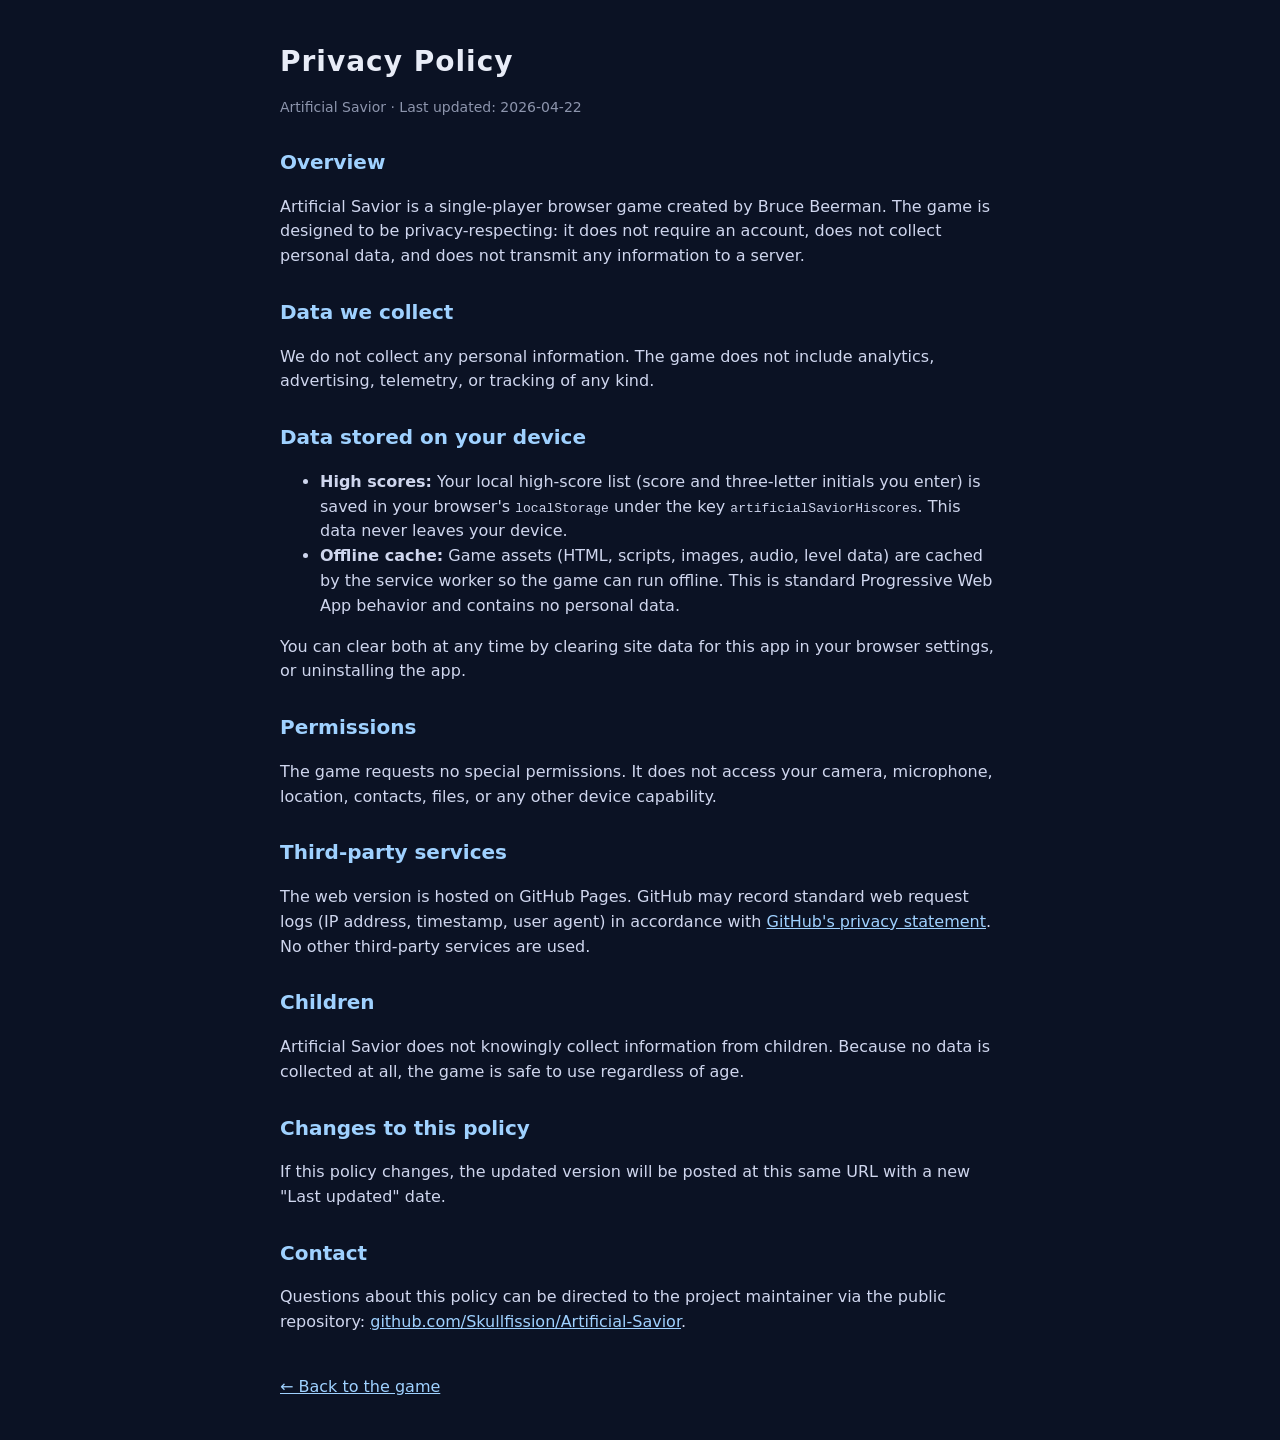
<file: privacy.html>
<!doctype html>
<html lang="en">
<head>
<meta charset="utf-8">
<title>Privacy Policy — Artificial Savior</title>
<meta name="viewport" content="width=device-width,initial-scale=1">
<link rel="stylesheet" href="style.css">
<style>
  .doc { max-width: 720px; margin: 40px auto; padding: 0 20px; line-height: 1.55; }
  .doc h1 { font-size: 28px; margin-bottom: 8px; }
  .doc h2 { margin-top: 28px; font-size: 20px; color: #9fd1ff; }
  .doc p, .doc li { color: #cfd6ee; }
  .doc a { color: #9fd1ff; }
  .doc .meta { color: #8d95ad; font-size: 14px; margin-bottom: 24px; }
</style>
</head>
<body>
<div class="doc">
  <h1>Privacy Policy</h1>
  <p class="meta">Artificial Savior &middot; Last updated: 2026-04-22</p>

  <h2>Overview</h2>
  <p>Artificial Savior is a single-player browser game created by Bruce Beerman. The game is designed to be privacy-respecting: it does not require an account, does not collect personal data, and does not transmit any information to a server.</p>

  <h2>Data we collect</h2>
  <p>We do not collect any personal information. The game does not include analytics, advertising, telemetry, or tracking of any kind.</p>

  <h2>Data stored on your device</h2>
  <ul>
    <li><strong>High scores:</strong> Your local high-score list (score and three-letter initials you enter) is saved in your browser's <code>localStorage</code> under the key <code>artificialSaviorHiscores</code>. This data never leaves your device.</li>
    <li><strong>Offline cache:</strong> Game assets (HTML, scripts, images, audio, level data) are cached by the service worker so the game can run offline. This is standard Progressive Web App behavior and contains no personal data.</li>
  </ul>
  <p>You can clear both at any time by clearing site data for this app in your browser settings, or uninstalling the app.</p>

  <h2>Permissions</h2>
  <p>The game requests no special permissions. It does not access your camera, microphone, location, contacts, files, or any other device capability.</p>

  <h2>Third-party services</h2>
  <p>The web version is hosted on GitHub Pages. GitHub may record standard web request logs (IP address, timestamp, user agent) in accordance with <a href="https://docs.github.com/en/site-policy/privacy-policies/github-general-privacy-statement">GitHub's privacy statement</a>. No other third-party services are used.</p>

  <h2>Children</h2>
  <p>Artificial Savior does not knowingly collect information from children. Because no data is collected at all, the game is safe to use regardless of age.</p>

  <h2>Changes to this policy</h2>
  <p>If this policy changes, the updated version will be posted at this same URL with a new "Last updated" date.</p>

  <h2>Contact</h2>
  <p>Questions about this policy can be directed to the project maintainer via the public repository: <a href="https://github.com/Skullfission/Artificial-Savior">github.com/Skullfission/Artificial-Savior</a>.</p>

  <p style="margin-top:40px"><a href="./index.html">&larr; Back to the game</a></p>
</div>
</body>
</html>
</file>
<file: style.css>
body{margin:0;background:#0b1224;color:#e8ecf7;font-family:system-ui,sans-serif}
.wrap{display:grid;place-items:center;min-height:100vh;gap:8px}
h1{margin:12px 0 0;font-weight:600;letter-spacing:1px}
canvas{background:#000;border-radius:12px;box-shadow:0 0 40px #1a2a6c88;width:min(96vw,calc((100vh - 130px) * 16 / 9));height:auto;aspect-ratio:16/9;image-rendering:auto;display:block}
.hint{opacity:.7;font-size:14px;margin:0 0 4px}
.foot{opacity:.5;font-size:12px;margin:0 0 16px}
.foot a{color:#9fd1ff}
#fs-btn{margin:2px 0 0;padding:6px 14px;font:600 13px system-ui;color:#cfe3ff;background:rgba(20,30,60,.6);border:1px solid #5fb8ff77;border-radius:8px;cursor:pointer;letter-spacing:.5px}
#fs-btn:hover{background:#1a2a6c;border-color:#9fd1ff}

/* Fullscreen mode — canvas fills the viewport, page chrome hides. */
:fullscreen .wrap{min-height:100vh;gap:0;padding:0}
:fullscreen h1,:fullscreen .hint,:fullscreen .foot,:fullscreen #fs-btn{display:none}
:fullscreen canvas{width:100vw;height:100vh;max-width:100vw;max-height:100vh;border-radius:0;box-shadow:none}
/* WebKit prefix variant for Safari. */
:-webkit-full-screen .wrap{min-height:100vh;gap:0;padding:0}
:-webkit-full-screen h1,:-webkit-full-screen .hint,:-webkit-full-screen .foot,:-webkit-full-screen #fs-btn{display:none}
:-webkit-full-screen canvas{width:100vw;height:100vh;max-width:100vw;max-height:100vh;border-radius:0;box-shadow:none}

#touch{display:none;position:fixed;inset:0;pointer-events:none;z-index:10;font-family:inherit}
.tc-btn{pointer-events:auto;touch-action:none;background:rgba(20,30,60,.55);color:#cfe3ff;border:2px solid #5fb8ff77;border-radius:14px;font:600 16px system-ui;user-select:none;-webkit-user-select:none;-webkit-tap-highlight-color:transparent;backdrop-filter:blur(4px)}
.tc-btn:active{background:#5fb8ff55;border-color:#9fd1ff}
#tc-stick{position:absolute;left:20px;bottom:30px;width:150px;height:150px;border-radius:50%;background:rgba(20,30,60,.45);border:2px solid #5fb8ff55;pointer-events:auto;touch-action:none}
#tc-knob{position:absolute;left:50%;top:50%;width:64px;height:64px;margin:-32px 0 0 -32px;border-radius:50%;background:#5fb8ffcc;box-shadow:0 0 18px #5fb8ff;transition:transform 60ms ease-out}
#tc-fire{position:absolute;right:20px;bottom:30px;width:120px;height:120px;border-radius:50%;font-size:20px;color:#ffdcdc;border-color:#ff6b6baa;background:rgba(80,20,30,.45)}
#tc-fire:active{background:#ff6b6b55}
#tc-weapons{position:absolute;right:20px;bottom:170px;display:flex;gap:6px;pointer-events:none}
#tc-weapons .tc-btn{width:46px;height:46px;font-size:16px;pointer-events:auto}
#tc-action{position:absolute;right:20px;top:20px;min-width:70px;height:48px;font-size:16px;padding:0 14px}

@media (pointer:coarse){
  html,body{overflow:hidden;height:100%;width:100%;background:#000;position:fixed;inset:0}
  .wrap{min-height:100vh;min-height:100dvh;width:100vw;padding:0;gap:0;place-items:center}
  h1{display:none}
  .hint{display:none}
  .foot{display:none}
  canvas{
    position:fixed;
    left:50%;top:50%;
    transform:translate(-50%,-50%);
    /* Fit the 16:9 logical canvas inside the viewport without stretching.
       JS sets explicit pixel width/height so this also works in portrait. */
    aspect-ratio:16/9;border-radius:0;box-shadow:none;display:block;
    max-width:100vw;max-height:100vh
  }
  #fs-btn{display:none}
  #touch{display:block;padding:env(safe-area-inset-top,0px) env(safe-area-inset-right,0px) env(safe-area-inset-bottom,0px) env(safe-area-inset-left,0px);box-sizing:border-box}
}

/* Rotate-lock element retained in DOM but never shown — game supports both orientations. */
#rotate-lock{display:none}
</file>
